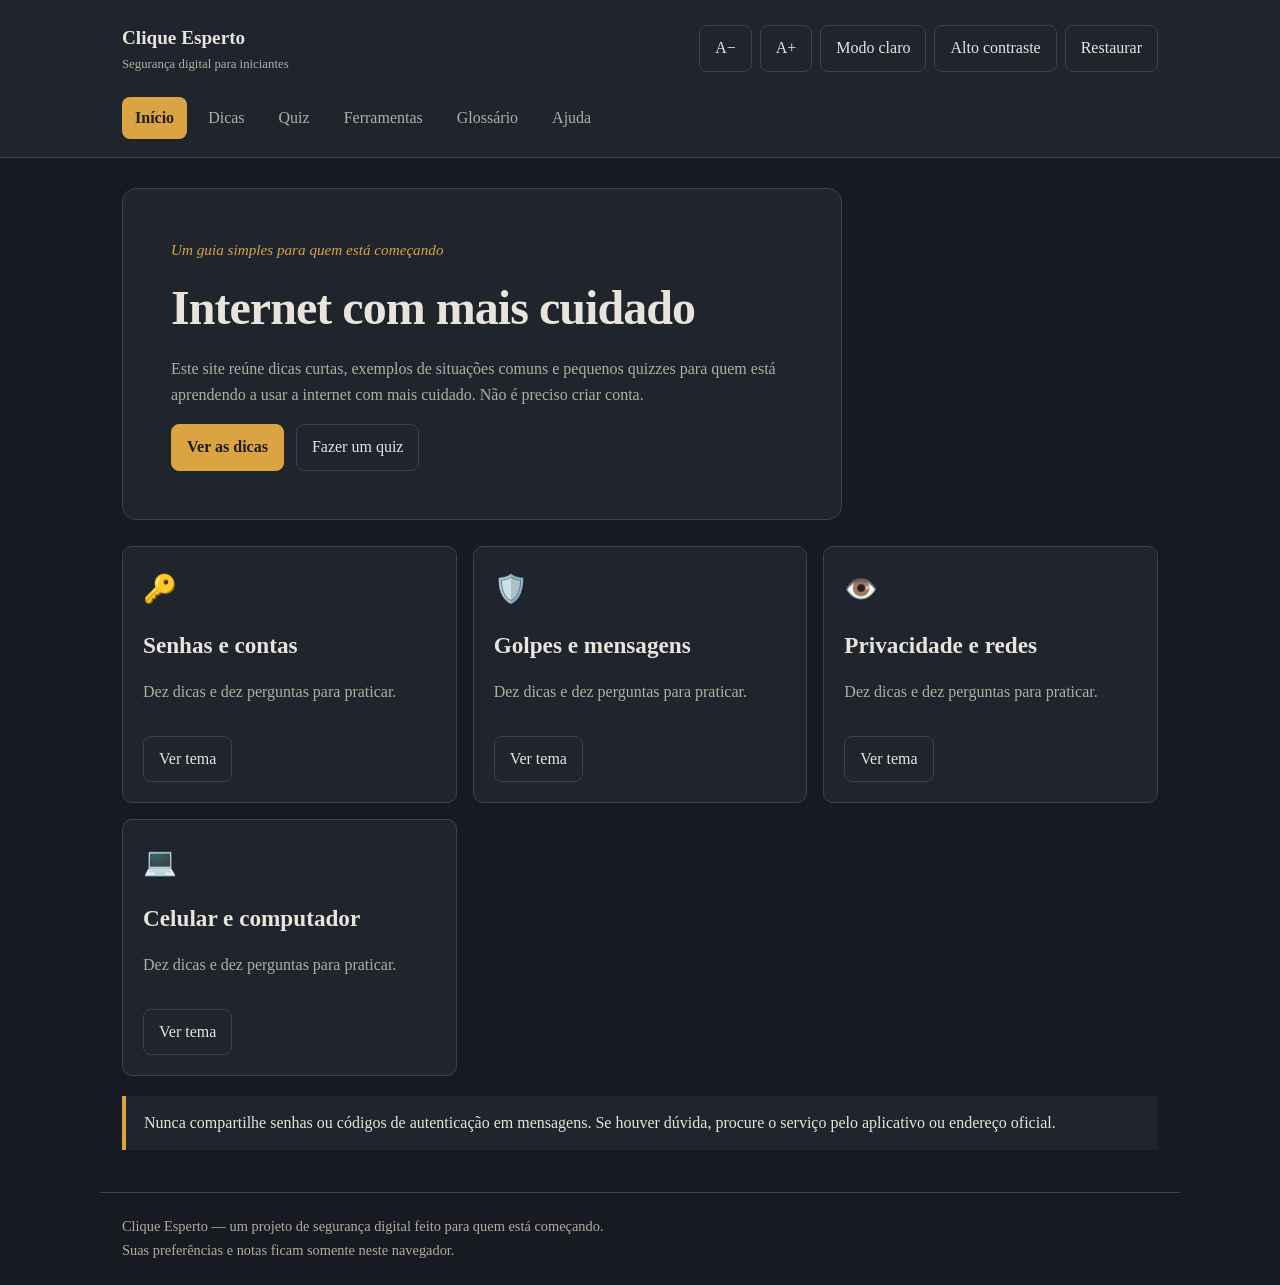
<file: index.html>
<!doctype html><html lang="pt-BR"><head><meta charset="utf-8"><meta name="viewport" content="width=device-width,initial-scale=1"><meta name="theme-color" content="#171a21"><title>Início — Clique Esperto</title><link rel="stylesheet" href="css/estilo.css"><script src="js/dados.js" defer></script><script src="js/app.js" defer></script></head><body><a class="skip" href="#conteudo">Pular para o conteúdo</a><header><div class="top"><a class="brand" href="index.html">Clique Esperto<small>Segurança digital para iniciantes</small></a><div class="controls" aria-label="Acessibilidade"><button id="menos" aria-label="Diminuir fonte">A−</button><button id="mais" aria-label="Aumentar fonte">A+</button><button id="tema" aria-pressed="false">Modo claro</button><button id="contraste" aria-pressed="false">Alto contraste</button><button id="reset">Restaurar</button></div></div><nav aria-label="Navegação principal"><a href="index.html" aria-current="page">Início</a><a href="dicas.html">Dicas</a><a href="quiz.html">Quiz</a><a href="ferramentas.html">Ferramentas</a><a href="glossario.html">Glossário</a><a href="ajuda.html">Ajuda</a></nav></header><main id="conteudo" tabindex="-1"><section class="hero"><span class="tag">Um guia simples para quem está começando</span><h1>Internet com mais cuidado</h1><p class="muted">Este site reúne dicas curtas, exemplos de situações comuns e pequenos quizzes para quem está aprendendo a usar a internet com mais cuidado. Não é preciso criar conta.</p><div class="row"><a class="button primary" href="dicas.html">Ver as dicas</a><a class="button" href="quiz.html">Fazer um quiz</a></div></section><div class="grid" id="homeTemas"></div><p class="notice">Nunca compartilhe senhas ou códigos de autenticação em mensagens. Se houver dúvida, procure o serviço pelo aplicativo ou endereço oficial.</p><noscript>Ative JavaScript para acessar as atividades interativas.</noscript></main><footer>Clique Esperto — um projeto de segurança digital feito para quem está começando.<br>Suas preferências e notas ficam somente neste navegador.</footer></body></html>
</file>
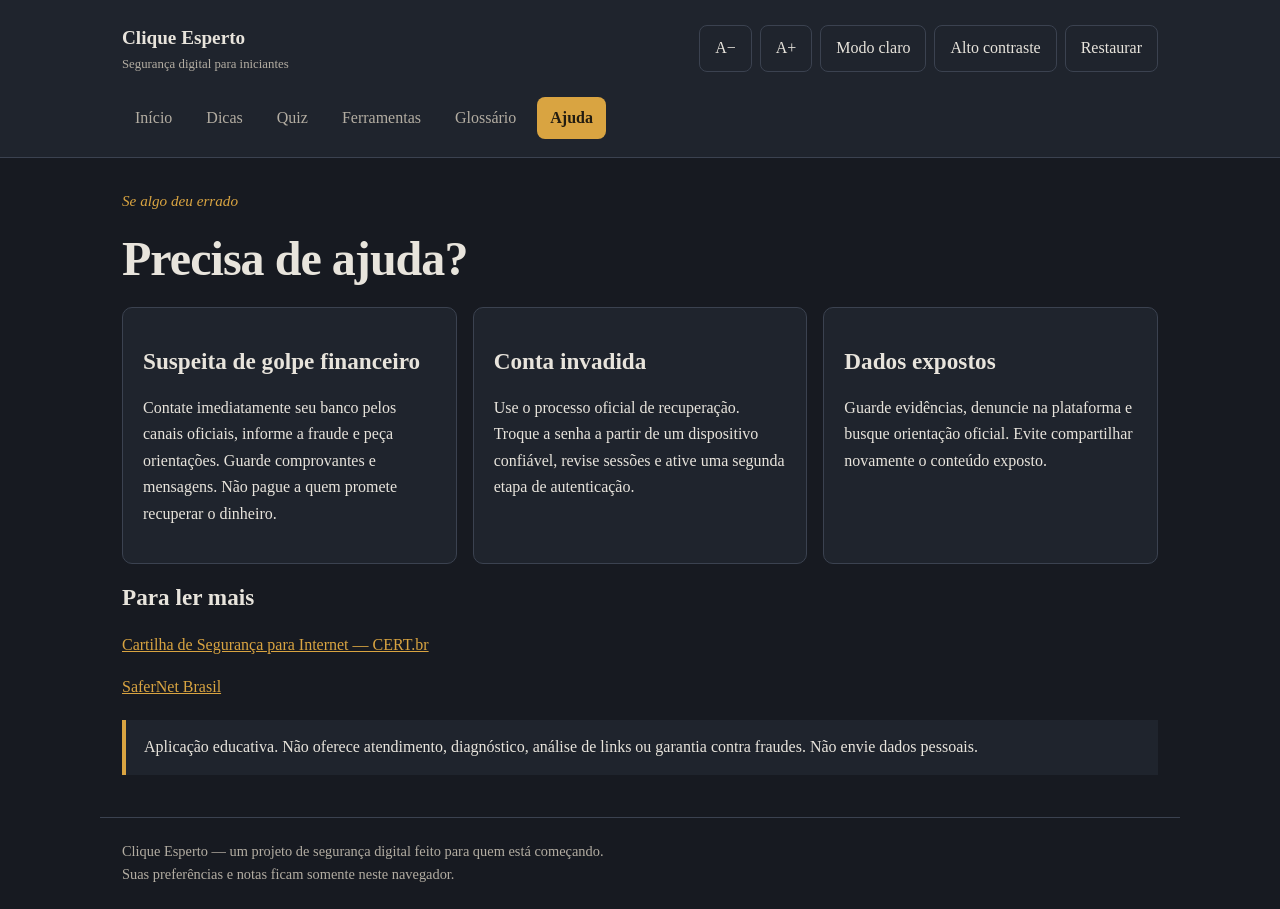
<file: ajuda.html>
<!doctype html><html lang="pt-BR"><head><meta charset="utf-8"><meta name="viewport" content="width=device-width,initial-scale=1"><meta name="theme-color" content="#171a21"><title>Ajuda — Clique Esperto</title><link rel="stylesheet" href="css/estilo.css"><script src="js/dados.js" defer></script><script src="js/app.js" defer></script></head><body><a class="skip" href="#conteudo">Pular para o conteúdo</a><header><div class="top"><a class="brand" href="index.html">Clique Esperto<small>Segurança digital para iniciantes</small></a><div class="controls" aria-label="Acessibilidade"><button id="menos" aria-label="Diminuir fonte">A−</button><button id="mais" aria-label="Aumentar fonte">A+</button><button id="tema" aria-pressed="false">Modo claro</button><button id="contraste" aria-pressed="false">Alto contraste</button><button id="reset">Restaurar</button></div></div><nav aria-label="Navegação principal"><a href="index.html">Início</a><a href="dicas.html">Dicas</a><a href="quiz.html">Quiz</a><a href="ferramentas.html">Ferramentas</a><a href="glossario.html">Glossário</a><a href="ajuda.html" aria-current="page">Ajuda</a></nav></header><main id="conteudo" tabindex="-1"><span class="tag">Se algo deu errado</span><h1>Precisa de ajuda?</h1><div class="grid"><article class="card"><h2>Suspeita de golpe financeiro</h2><p>Contate imediatamente seu banco pelos canais oficiais, informe a fraude e peça orientações. Guarde comprovantes e mensagens. Não pague a quem promete recuperar o dinheiro.</p></article><article class="card"><h2>Conta invadida</h2><p>Use o processo oficial de recuperação. Troque a senha a partir de um dispositivo confiável, revise sessões e ative uma segunda etapa de autenticação.</p></article><article class="card"><h2>Dados expostos</h2><p>Guarde evidências, denuncie na plataforma e busque orientação oficial. Evite compartilhar novamente o conteúdo exposto.</p></article></div><h2>Para ler mais</h2><p><a href="https://cartilha.cert.br/">Cartilha de Segurança para Internet — CERT.br</a></p><p><a href="https://new.safernet.org.br/">SaferNet Brasil</a></p><p class="notice">Aplicação educativa. Não oferece atendimento, diagnóstico, análise de links ou garantia contra fraudes. Não envie dados pessoais.</p><noscript>Ative JavaScript para acessar as atividades interativas.</noscript></main><footer>Clique Esperto — um projeto de segurança digital feito para quem está começando.<br>Suas preferências e notas ficam somente neste navegador.</footer></body></html>
</file>
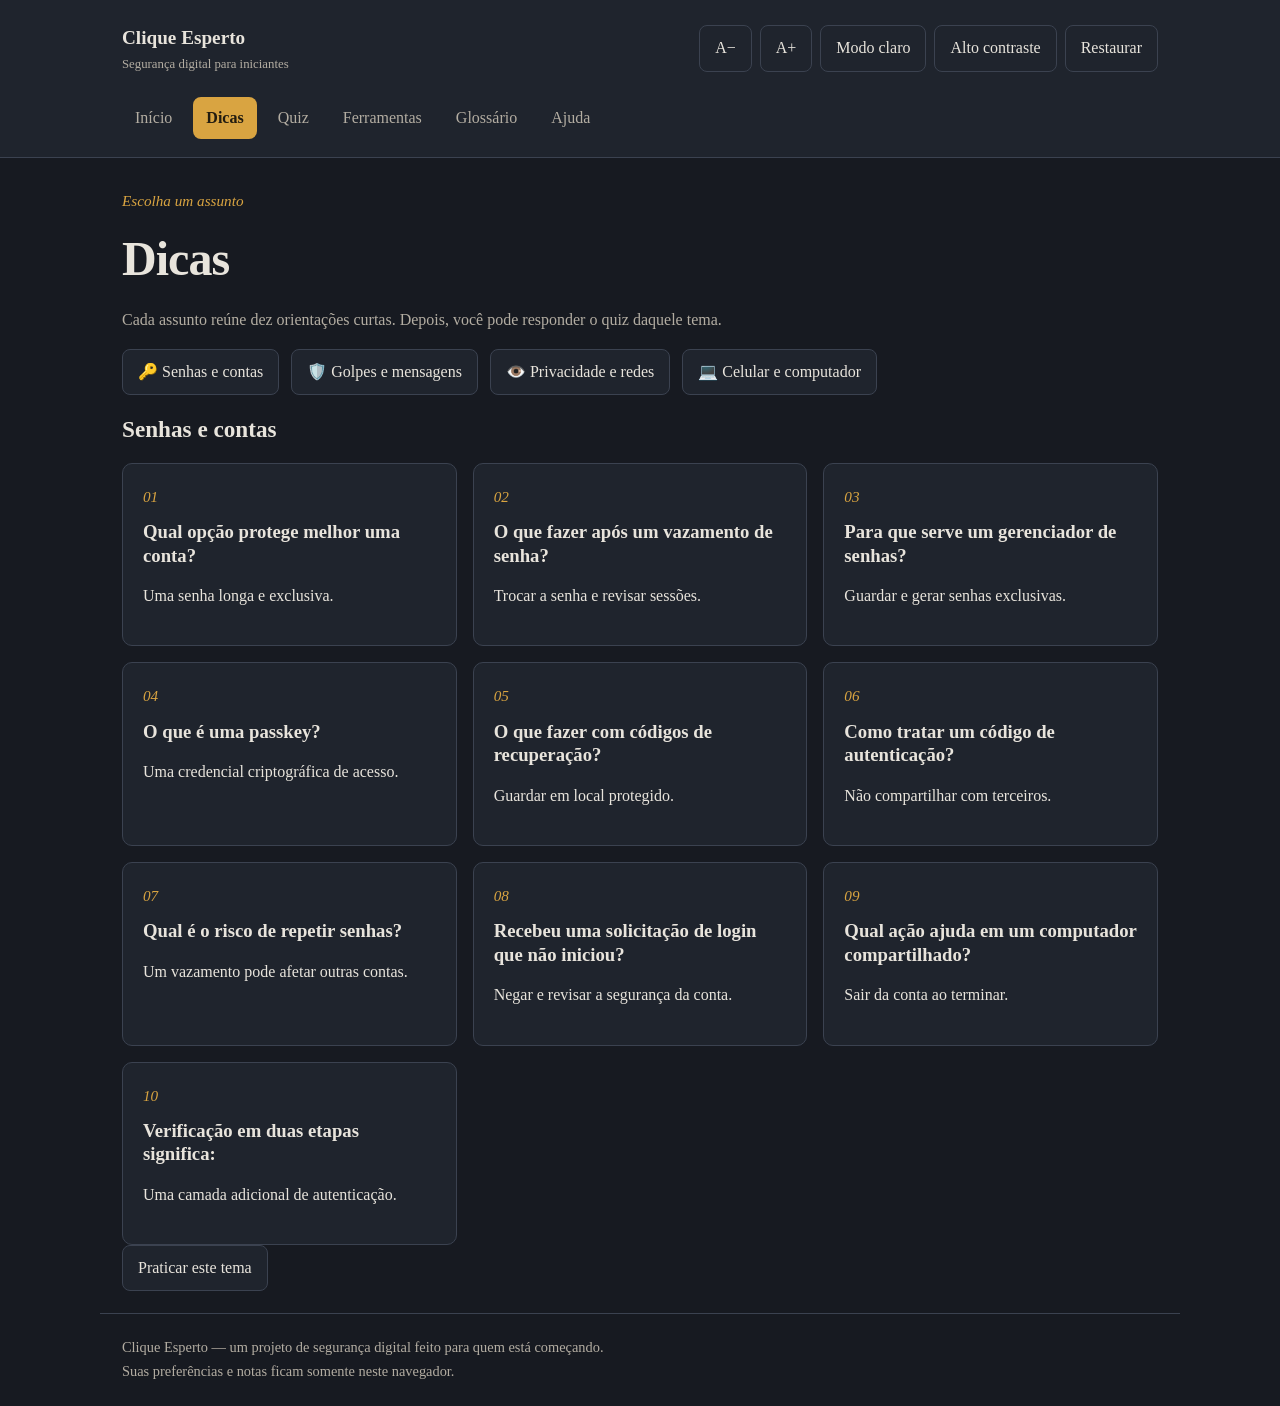
<file: dicas.html>
<!doctype html><html lang="pt-BR"><head><meta charset="utf-8"><meta name="viewport" content="width=device-width,initial-scale=1"><meta name="theme-color" content="#171a21"><title>Dicas — Clique Esperto</title><link rel="stylesheet" href="css/estilo.css"><script src="js/dados.js" defer></script><script src="js/app.js" defer></script></head><body><a class="skip" href="#conteudo">Pular para o conteúdo</a><header><div class="top"><a class="brand" href="index.html">Clique Esperto<small>Segurança digital para iniciantes</small></a><div class="controls" aria-label="Acessibilidade"><button id="menos" aria-label="Diminuir fonte">A−</button><button id="mais" aria-label="Aumentar fonte">A+</button><button id="tema" aria-pressed="false">Modo claro</button><button id="contraste" aria-pressed="false">Alto contraste</button><button id="reset">Restaurar</button></div></div><nav aria-label="Navegação principal"><a href="index.html">Início</a><a href="dicas.html" aria-current="page">Dicas</a><a href="quiz.html">Quiz</a><a href="ferramentas.html">Ferramentas</a><a href="glossario.html">Glossário</a><a href="ajuda.html">Ajuda</a></nav></header><main id="conteudo" tabindex="-1"><span class="tag">Escolha um assunto</span><h1>Dicas</h1><p class="muted">Cada assunto reúne dez orientações curtas. Depois, você pode responder o quiz daquele tema.</p><div class="row" id="filtros"></div><h2 id="tituloTema"></h2><div class="grid" id="listaDicas"></div><noscript>Ative JavaScript para acessar as atividades interativas.</noscript></main><footer>Clique Esperto — um projeto de segurança digital feito para quem está começando.<br>Suas preferências e notas ficam somente neste navegador.</footer></body></html>
</file>
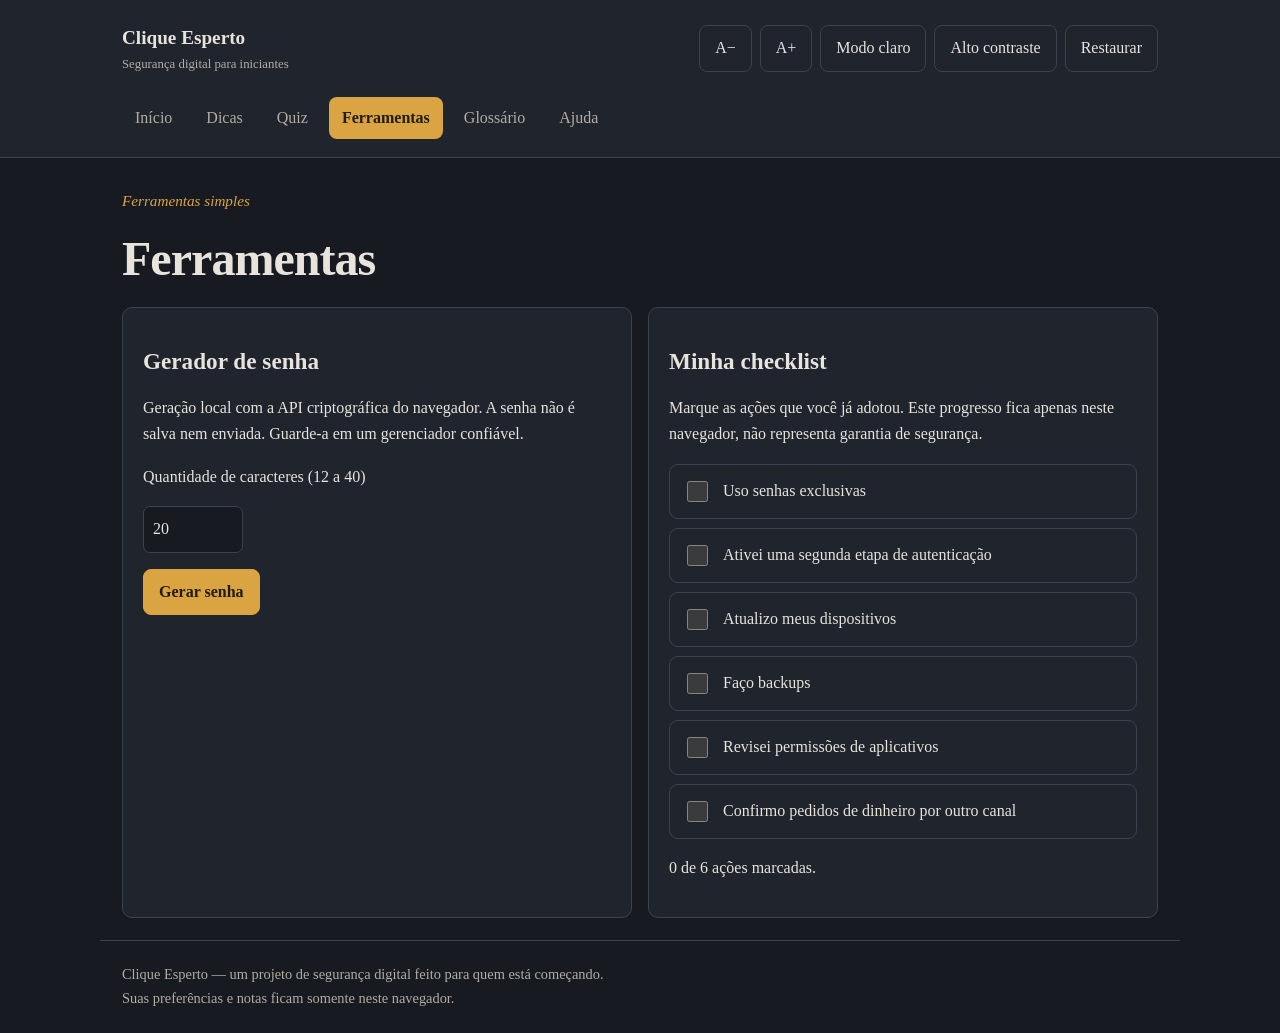
<file: ferramentas.html>
<!doctype html><html lang="pt-BR"><head><meta charset="utf-8"><meta name="viewport" content="width=device-width,initial-scale=1"><meta name="theme-color" content="#171a21"><title>Ferramentas — Clique Esperto</title><link rel="stylesheet" href="css/estilo.css"><script src="js/dados.js" defer></script><script src="js/app.js" defer></script></head><body><a class="skip" href="#conteudo">Pular para o conteúdo</a><header><div class="top"><a class="brand" href="index.html">Clique Esperto<small>Segurança digital para iniciantes</small></a><div class="controls" aria-label="Acessibilidade"><button id="menos" aria-label="Diminuir fonte">A−</button><button id="mais" aria-label="Aumentar fonte">A+</button><button id="tema" aria-pressed="false">Modo claro</button><button id="contraste" aria-pressed="false">Alto contraste</button><button id="reset">Restaurar</button></div></div><nav aria-label="Navegação principal"><a href="index.html">Início</a><a href="dicas.html">Dicas</a><a href="quiz.html">Quiz</a><a href="ferramentas.html" aria-current="page">Ferramentas</a><a href="glossario.html">Glossário</a><a href="ajuda.html">Ajuda</a></nav></header><main id="conteudo" tabindex="-1"><span class="tag">Ferramentas simples</span><h1>Ferramentas</h1><div class="grid"><section class="card"><h2>Gerador de senha</h2><p>Geração local com a API criptográfica do navegador. A senha não é salva nem enviada. Guarde-a em um gerenciador confiável.</p><label for="tamanho">Quantidade de caracteres (12 a 40)</label><p><input id="tamanho" type="number" min="12" max="40" value="20"></p><button class="primary" id="gerar">Gerar senha</button><output id="senha" aria-live="polite"></output></section><section class="card"><h2>Minha checklist</h2><p>Marque as ações que você já adotou. Este progresso fica apenas neste navegador, não representa garantia de segurança.</p><div id="checks"></div><p id="checkResultado" role="status"></p></section></div><noscript>Ative JavaScript para acessar as atividades interativas.</noscript></main><footer>Clique Esperto — um projeto de segurança digital feito para quem está começando.<br>Suas preferências e notas ficam somente neste navegador.</footer></body></html>
</file>
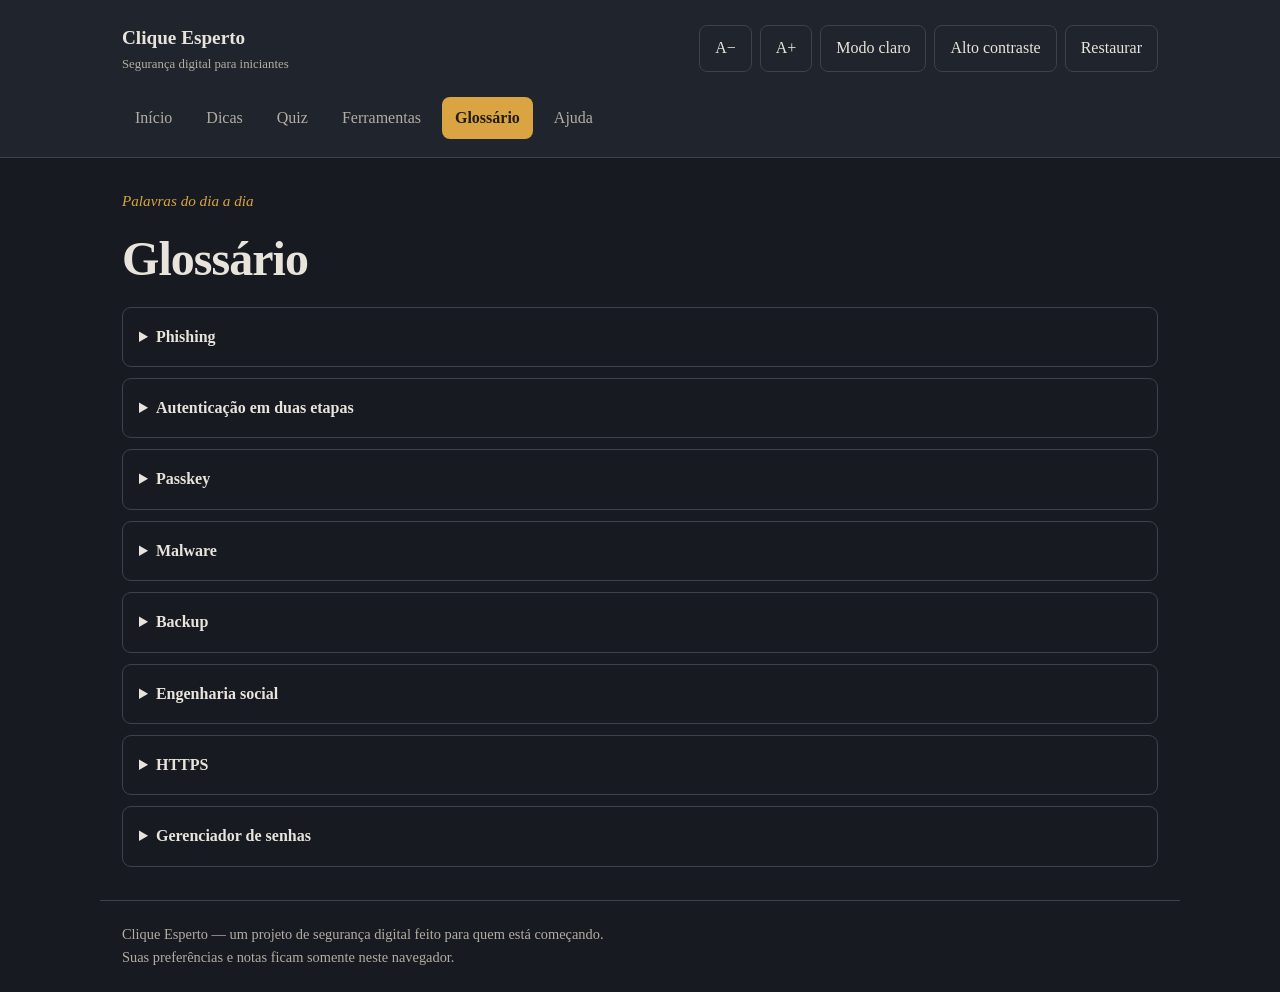
<file: glossario.html>
<!doctype html><html lang="pt-BR"><head><meta charset="utf-8"><meta name="viewport" content="width=device-width,initial-scale=1"><meta name="theme-color" content="#171a21"><title>Glossário — Clique Esperto</title><link rel="stylesheet" href="css/estilo.css"><script src="js/dados.js" defer></script><script src="js/app.js" defer></script></head><body><a class="skip" href="#conteudo">Pular para o conteúdo</a><header><div class="top"><a class="brand" href="index.html">Clique Esperto<small>Segurança digital para iniciantes</small></a><div class="controls" aria-label="Acessibilidade"><button id="menos" aria-label="Diminuir fonte">A−</button><button id="mais" aria-label="Aumentar fonte">A+</button><button id="tema" aria-pressed="false">Modo claro</button><button id="contraste" aria-pressed="false">Alto contraste</button><button id="reset">Restaurar</button></div></div><nav aria-label="Navegação principal"><a href="index.html">Início</a><a href="dicas.html">Dicas</a><a href="quiz.html">Quiz</a><a href="ferramentas.html">Ferramentas</a><a href="glossario.html" aria-current="page">Glossário</a><a href="ajuda.html">Ajuda</a></nav></header><main id="conteudo" tabindex="-1"><span class="tag">Palavras do dia a dia</span><h1>Glossário</h1><details><summary>Phishing</summary><p>Fraude que usa mensagens ou páginas falsas para tentar obter dados, dinheiro ou acesso.</p></details><details><summary>Autenticação em duas etapas</summary><p>Camada adicional de verificação ao entrar em uma conta.</p></details><details><summary>Passkey</summary><p>Credencial criptográfica que permite acessar serviços compatíveis, frequentemente usando o desbloqueio do dispositivo.</p></details><details><summary>Malware</summary><p>Software criado para realizar ações maliciosas em dispositivos.</p></details><details><summary>Backup</summary><p>Cópia de segurança para recuperar arquivos em caso de perda.</p></details><details><summary>Engenharia social</summary><p>Manipulação de pessoas para obter informações ou induzir ações.</p></details><details><summary>HTTPS</summary><p>Protege a comunicação com o site; não comprova a honestidade de quem opera o site.</p></details><details><summary>Gerenciador de senhas</summary><p>Ferramenta que armazena e ajuda a gerar senhas exclusivas.</p></details><noscript>Ative JavaScript para acessar as atividades interativas.</noscript></main><footer>Clique Esperto — um projeto de segurança digital feito para quem está começando.<br>Suas preferências e notas ficam somente neste navegador.</footer></body></html>
</file>
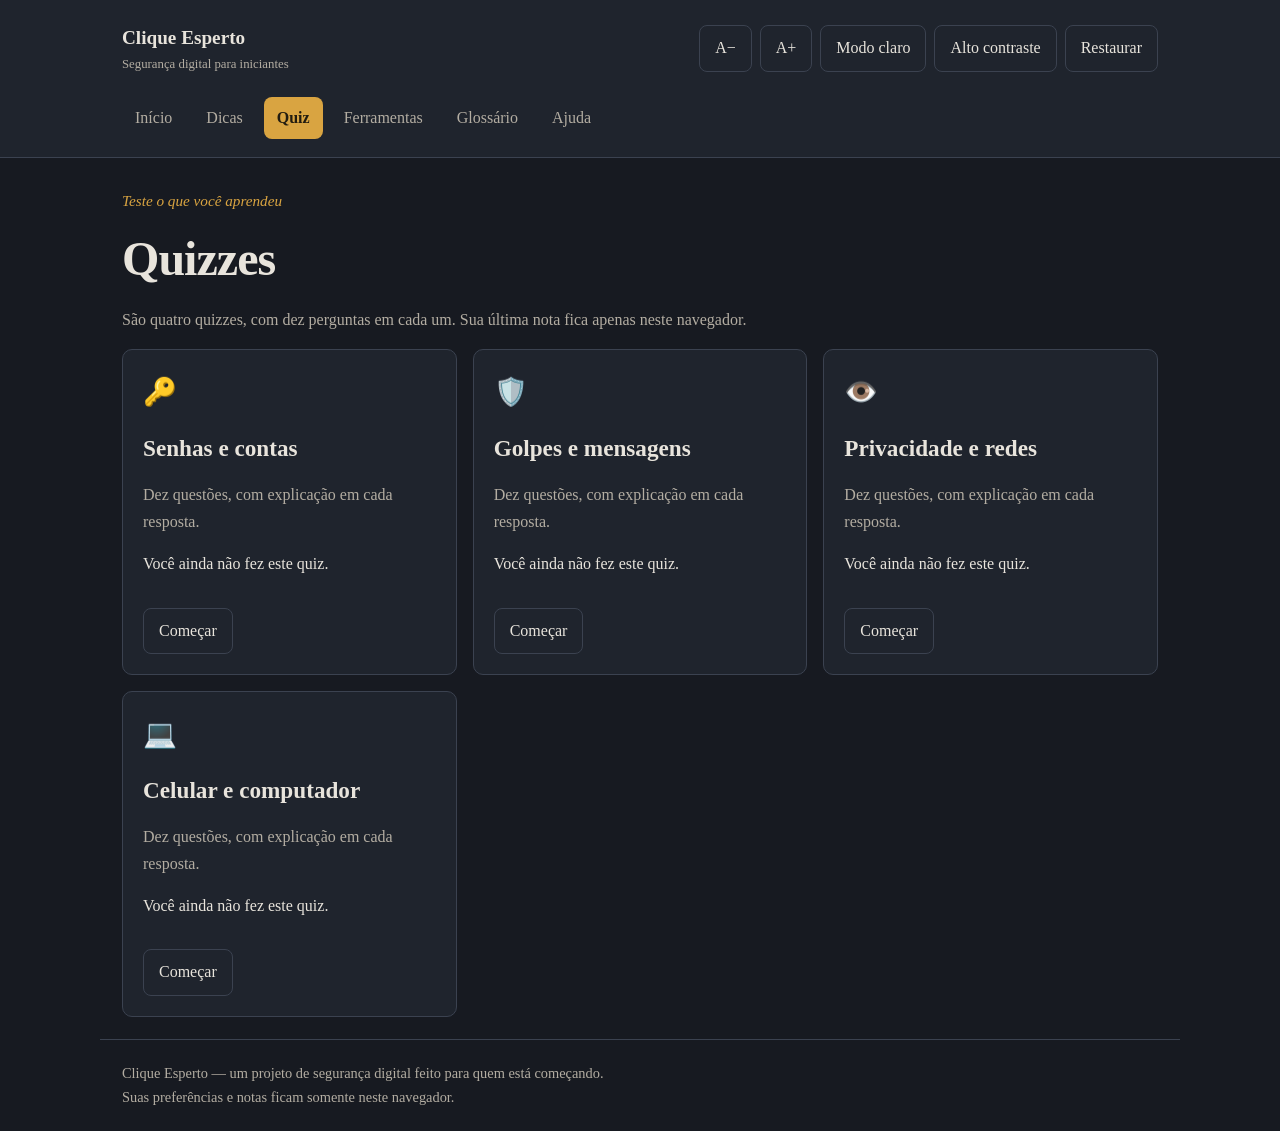
<file: quiz.html>
<!doctype html><html lang="pt-BR"><head><meta charset="utf-8"><meta name="viewport" content="width=device-width,initial-scale=1"><meta name="theme-color" content="#171a21"><title>Quiz — Clique Esperto</title><link rel="stylesheet" href="css/estilo.css"><script src="js/dados.js" defer></script><script src="js/app.js" defer></script></head><body><a class="skip" href="#conteudo">Pular para o conteúdo</a><header><div class="top"><a class="brand" href="index.html">Clique Esperto<small>Segurança digital para iniciantes</small></a><div class="controls" aria-label="Acessibilidade"><button id="menos" aria-label="Diminuir fonte">A−</button><button id="mais" aria-label="Aumentar fonte">A+</button><button id="tema" aria-pressed="false">Modo claro</button><button id="contraste" aria-pressed="false">Alto contraste</button><button id="reset">Restaurar</button></div></div><nav aria-label="Navegação principal"><a href="index.html">Início</a><a href="dicas.html">Dicas</a><a href="quiz.html" aria-current="page">Quiz</a><a href="ferramentas.html">Ferramentas</a><a href="glossario.html">Glossário</a><a href="ajuda.html">Ajuda</a></nav></header><main id="conteudo" tabindex="-1"><span class="tag">Teste o que você aprendeu</span><h1>Quizzes</h1><p class="muted">São quatro quizzes, com dez perguntas em cada um. Sua última nota fica apenas neste navegador.</p><div class="grid" id="quizTemas"></div><section id="atividade" hidden><p><a class="button" href="quiz.html">Voltar aos temas</a></p><h2 id="quizTitulo"></h2><form id="quizForm"><div id="perguntas"></div><button class="primary" type="submit">Corrigir minhas respostas</button></form><div id="resultado" role="status" aria-live="polite"></div></section><noscript>Ative JavaScript para acessar as atividades interativas.</noscript></main><footer>Clique Esperto — um projeto de segurança digital feito para quem está começando.<br>Suas preferências e notas ficam somente neste navegador.</footer></body></html>
</file>
<file: css/estilo.css>
:root{color-scheme:dark;--bg:#171a21;--panel:#1f242d;--text:#e8e4dc;--muted:#b3ada2;--line:#3b4250;--accent:#d9a441;--ink:#221c10;--font:100%}*{box-sizing:border-box}html{font-size:var(--font)}body{margin:0;background:var(--bg);color:var(--text);font:1rem/1.65 Georgia,"Times New Roman",serif}body.light{color-scheme:light;--bg:#f6f2ea;--panel:#fffdf8;--text:#2b2620;--muted:#5d564b;--line:#b8ac97;--accent:#a06a1c;--ink:#fff}body.contrast{color-scheme:dark;--bg:#000;--panel:#000;--text:#fff;--muted:#fff;--line:#fff;--accent:#ffdf00;--ink:#000}a{color:var(--accent)}button,input{font:inherit}button,.button{min-height:46px;border:1px solid var(--line);border-radius:8px;padding:9px 15px;background:var(--panel);color:var(--text);cursor:pointer;display:inline-flex;align-items:center;justify-content:center;gap:7px;text-decoration:none}button:hover,.button:hover{border-color:var(--accent)}.primary{background:var(--accent);color:var(--ink);font-weight:700;border-color:var(--accent)}header{border-bottom:1px solid var(--line);background:var(--panel)}.top,main,footer{max-width:1080px;margin:auto;padding:22px}.top{display:flex;align-items:center;justify-content:space-between;gap:20px;flex-wrap:wrap}.brand{font-size:1.2rem;font-weight:700;color:var(--text);text-decoration:none}.brand small{display:block;font-size:.8rem;color:var(--muted);font-weight:400}.controls{display:flex;gap:8px;flex-wrap:wrap}nav{max-width:1080px;margin:auto;display:flex;gap:8px;padding:0 22px 18px;flex-wrap:wrap}nav a{padding:8px 13px;border-radius:8px;text-decoration:none;color:var(--muted)}nav a[aria-current]{background:var(--accent);color:var(--ink);font-weight:700}main{min-height:65vh;padding-top:30px}h1,h2,h3{line-height:1.25}h1{font-size:clamp(1.9rem,5vw,3rem);letter-spacing:-.02em;margin:14px 0 18px}h2{font-size:1.45rem}.muted,footer{color:var(--muted)}.hero{border:1px solid var(--line);border-radius:14px;padding:clamp(22px,5vw,48px);background:var(--panel);margin-bottom:26px;max-width:720px}.tag{color:var(--accent);font-size:.95rem;font-style:italic}.grid{display:grid;grid-template-columns:repeat(auto-fit,minmax(min(100%,280px),1fr));gap:16px}.card{padding:20px;border:1px solid var(--line);border-radius:10px;background:var(--panel);overflow-wrap:anywhere}.card h3{margin:10px 0}.icon{font-size:1.7rem}.card .button{margin-top:14px}.notice{border-left:4px solid var(--accent);padding:14px 18px;background:var(--panel);margin:20px 0}fieldset{border:1px solid var(--line);border-radius:12px;padding:18px;margin-bottom:16px}legend{padding:0 8px;font-weight:700}.choice,.check{display:flex;gap:12px;align-items:center;padding:13px;border:1px solid var(--line);border-radius:9px;margin:9px 0;cursor:pointer}input[type=radio],input[type=checkbox]{width:21px;height:21px;flex-shrink:0;accent-color:var(--accent)}input[type=number]{width:100px;padding:9px;background:var(--bg);color:var(--text);border:1px solid var(--line);border-radius:7px}output{display:block;overflow-wrap:anywhere;margin:16px 0;font-weight:700}.feedback{padding:13px;border-left:4px solid var(--accent);margin:14px 0}a:focus-visible,button:focus-visible,input:focus-visible,summary:focus-visible{outline:3px solid #ffb700;outline-offset:4px}.skip{position:absolute;left:-10000px}.skip:focus{left:12px;top:12px;padding:12px;background:var(--panel);z-index:100}details{padding:16px;border:1px solid var(--line);border-radius:9px;margin:11px 0}summary{cursor:pointer;font-weight:700}footer{border-top:1px solid var(--line);font-size:.9rem}.row{display:flex;gap:12px;flex-wrap:wrap;align-items:center}[hidden]{display:none!important}@media(max-width:550px){.top,main,footer{padding:16px}.controls{width:100%}nav{padding:0 16px 16px;gap:4px}nav a{padding:8px 10px;font-size:.9rem}.hero{padding:22px}}@media(prefers-reduced-motion:reduce){*{scroll-behavior:auto!important;animation:none!important}}
</file>
